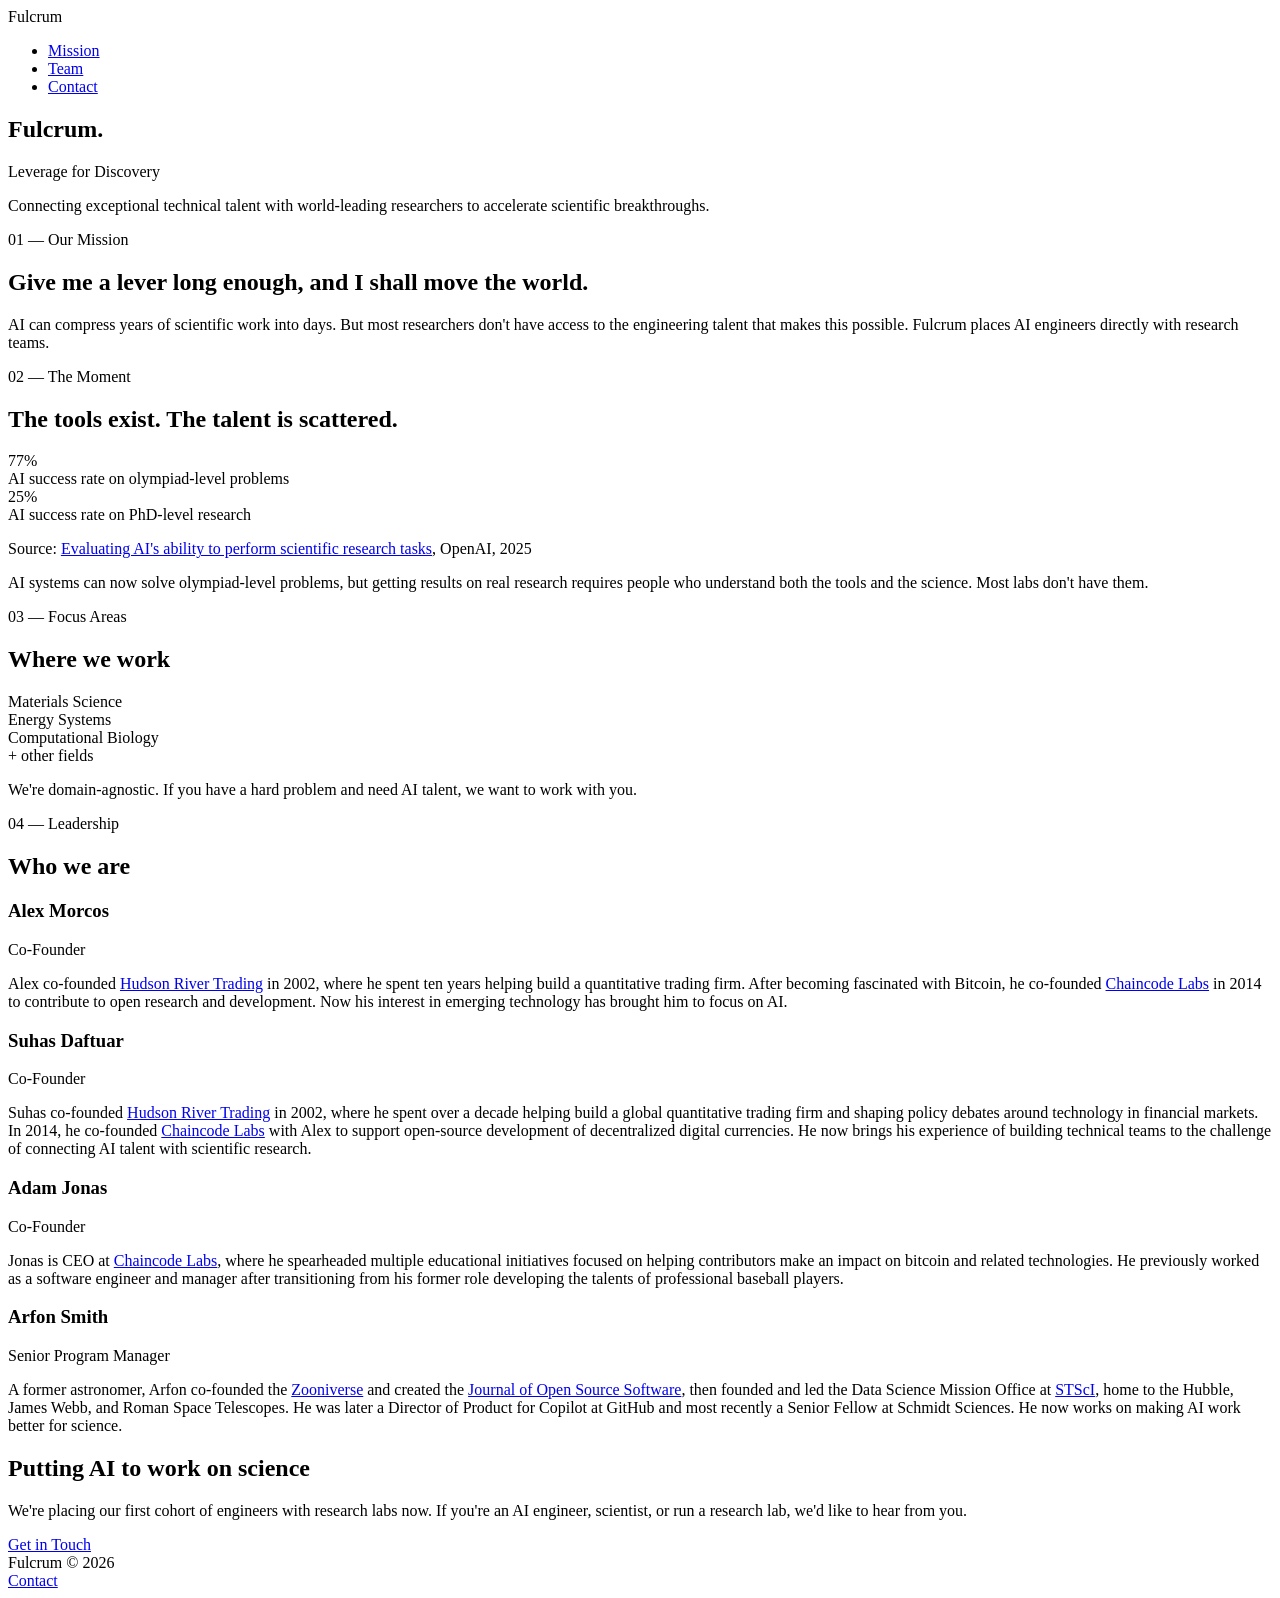
<file: index.html>
<!DOCTYPE html>
<html lang="en">
<head>
    <meta charset="UTF-8">
    <meta name="viewport" content="width=device-width, initial-scale=1.0">
    <title>Fulcrum - Leverage for Discovery</title>
    <meta name="description" content="We place AI engineers with research labs working on hard scientific problems.">

    <!-- Favicons -->
    <link rel="icon" type="image/x-icon" href="/images/favicon.ico">
    <link rel="icon" type="image/png" sizes="16x16" href="/images/favicon-16x16.png">
    <link rel="icon" type="image/png" sizes="32x32" href="/images/favicon-32x32.png">
    <link rel="apple-touch-icon" sizes="180x180" href="/images/apple-touch-icon.png">
    <link rel="icon" type="image/png" sizes="192x192" href="/images/android-chrome-192x192.png">
    <link rel="icon" type="image/png" sizes="512x512" href="/images/android-chrome-512x512.png">

    <!-- Open Graph / Facebook -->
    <meta property="og:type" content="website">
    <meta property="og:url" content="https://fulcrum.science/">
    <meta property="og:title" content="Fulcrum - Leverage for Discovery">
    <meta property="og:description" content="We place AI engineers with research labs working on hard scientific problems.">
    <meta property="og:image" content="https://fulcrum.science/images/logo.png">

    <!-- Twitter -->
    <meta property="twitter:card" content="summary_large_image">
    <meta property="twitter:url" content="https://fulcrum.science/">
    <meta property="twitter:title" content="Fulcrum - Leverage for Discovery">
    <meta property="twitter:description" content="We place AI engineers with research labs working on hard scientific problems.">
    <meta property="twitter:image" content="https://fulcrum.science/images/logo.png">

    <link rel="preconnect" href="https://fonts.googleapis.com">
    <link rel="preconnect" href="https://fonts.gstatic.com" crossorigin>
    <link href="https://fonts.googleapis.com/css2?family=Newsreader:ital,opsz,wght@0,6..72,400;0,6..72,500;0,6..72,600;1,6..72,400&family=JetBrains+Mono:wght@400;500&display=swap" rel="stylesheet">
</head>
<body>
    <nav id="nav">
        <div class="logo">Fulcrum</div>
        <ul class="nav-links">
            <li><a href="#mission">Mission</a></li>
            <li><a href="#founders">Team</a></li>
            <li><a href="mailto:hello@fulcrum.science">Contact</a></li>
        </ul>
    </nav>

    <section class="hero">
        <h1 class="hero-wordmark">Fulcrum<span>.</span></h1>
        <p class="hero-tagline">Leverage for Discovery</p>
        <p class="hero-description">
            Connecting exceptional technical talent with world-leading
            researchers to accelerate scientific breakthroughs.
        </p>
    </section>

    <section class="mission" id="mission">
        <span class="section-label">01 — Our Mission</span>
        <h2>Give me a lever long enough, and I shall move the world.</h2>
        <p class="lead-text">
            AI can compress years of scientific work into days.
            But most researchers don't have access to the engineering talent that makes this possible.
            Fulcrum places AI engineers directly with research teams.
        </p>
    </section>

    <section class="opportunity">
        <div class="opportunity-inner">
            <span class="section-label">02 — The Moment</span>
            <h2>The tools exist. The talent is scattered.</h2>

            <div class="stat-grid">
                <div class="stat">
                    <div class="stat-number">77%</div>
                    <div class="stat-label">AI success rate on olympiad-level problems</div>
                </div>
                <div class="stat">
                    <div class="stat-number">25%</div>
                    <div class="stat-label">AI success rate on PhD-level research</div>
                </div>
            </div>

            <p class="stat-source">Source: <a href="https://cdn.openai.com/pdf/2fcd284c-b468-4c21-8ee0-7a783933efcc/frontierscience-paper.pdf" target="_blank">Evaluating AI's ability to perform scientific research tasks</a>, OpenAI, 2025</p>

            <p class="lead-text lead-text-mid">
                AI systems can now solve olympiad-level problems, but getting results on real research
                requires people who understand both the tools and the science. Most labs don't have them.
            </p>
        </div>
    </section>

    <section class="domains">
        <div class="domains-inner">
            <span class="section-label">03 — Focus Areas</span>
            <h2>Where we work</h2>

            <div class="domain-list">
                <div class="domain-item">
                    <div class="domain-icon"></div>
                    <span>Materials Science</span>
                </div>
                <div class="domain-item">
                    <div class="domain-icon"></div>
                    <span>Energy Systems</span>
                </div>
                <div class="domain-item">
                    <div class="domain-icon"></div>
                    <span>Computational Biology</span>
                </div>
                <div class="domain-item domain-agnostic">
                    <span>+ other fields</span>
                </div>
            </div>

            <p class="domain-note">We're domain-agnostic. If you have a hard problem and need AI talent, we want to work with you.</p>
        </div>
    </section>

    <section class="founders" id="founders">
        <div class="founders-inner">
            <span class="section-label">04 — Leadership</span>
            <h2>Who we are</h2>
            
            <div class="founders-grid">
                <div class="founder-card">
                    <div class="founder-info">
                        <h3 class="founder-name">Alex Morcos</h3>
                        <span class="founder-role">Co-Founder</span>
                    </div>
                    <p class="founder-bio">
                        Alex co-founded <a href="https://www.hudsonrivertrading.com" target="_blank">Hudson River Trading</a> in 2002, where he spent ten years helping build a quantitative trading firm. After becoming fascinated with Bitcoin, he co-founded <a href="https://chaincode.com" target="_blank">Chaincode Labs</a> in 2014 to contribute to open research and development. Now his interest in emerging technology has brought him to focus on AI.
                    </p>
                </div>
                <div class="founder-card">
                    <div class="founder-info">
                        <h3 class="founder-name">Suhas Daftuar</h3>
                        <span class="founder-role">Co-Founder</span>
                    </div>
                    <p class="founder-bio">
                        Suhas co-founded <a href="https://www.hudsonrivertrading.com" target="_blank">Hudson River Trading</a> in 2002, where he spent over a decade helping build a global quantitative trading firm and shaping policy debates around technology in financial markets. In 2014, he co-founded <a href="https://chaincode.com" target="_blank">Chaincode Labs</a> with Alex to support open-source development of decentralized digital currencies. He now brings his experience of building technical teams to the challenge of connecting AI talent with scientific research.
                    </p>
                </div>
                <div class="founder-card">
                    <div class="founder-info">
                        <h3 class="founder-name">Adam Jonas</h3>
                        <span class="founder-role">Co-Founder</span>
                    </div>
                    <p class="founder-bio">
                        Jonas is CEO at <a href="https://chaincode.com" target="_blank">Chaincode Labs</a>, where he spearheaded multiple educational initiatives focused on helping contributors make an impact on bitcoin and related technologies. He previously worked as a software engineer and manager after transitioning from his former role developing the talents of professional baseball players.
                    </p>
                </div>
                <div class="founder-card">
                    <div class="founder-info">
                        <h3 class="founder-name">Arfon Smith</h3>
                        <span class="founder-role">Senior Program Manager</span>
                    </div>
                    <p class="founder-bio">
                        A former astronomer, Arfon co-founded the <a href="https://www.zooniverse.org/" target="_blank">Zooniverse</a> and created the <a href="http://joss.theoj.org/" target="_blank">Journal of Open Source Software</a>, then founded and led the Data Science Mission Office at <a href="http://stsci.edu/" target="_blank">STScI</a>, home to the Hubble, James Webb, and Roman Space Telescopes. He was later a Director of Product for Copilot at GitHub and most recently a Senior Fellow at Schmidt Sciences. He now works on making AI work better for science.
                    </p>
                </div>
            </div>
        </div>
    </section>

    <section class="cta">
        <h2>Putting AI to work on science</h2>
        <p>
            We're placing our first cohort of engineers with research labs now.
            If you're an AI engineer, scientist, or run a research lab, we'd like to hear from&nbsp;you.
        </p>
        <a href="mailto:hello@fulcrum.science" class="cta-button">Get in Touch</a>
    </section>

    <footer>
        <div class="footer-logo">Fulcrum © 2026</div>
        <div class="footer-links">
            <a href="mailto:hello@fulcrum.science">Contact</a>
        </div>
    </footer>

    <script type="module" src="/src/main.js"></script>
</body>
</html>
</file>
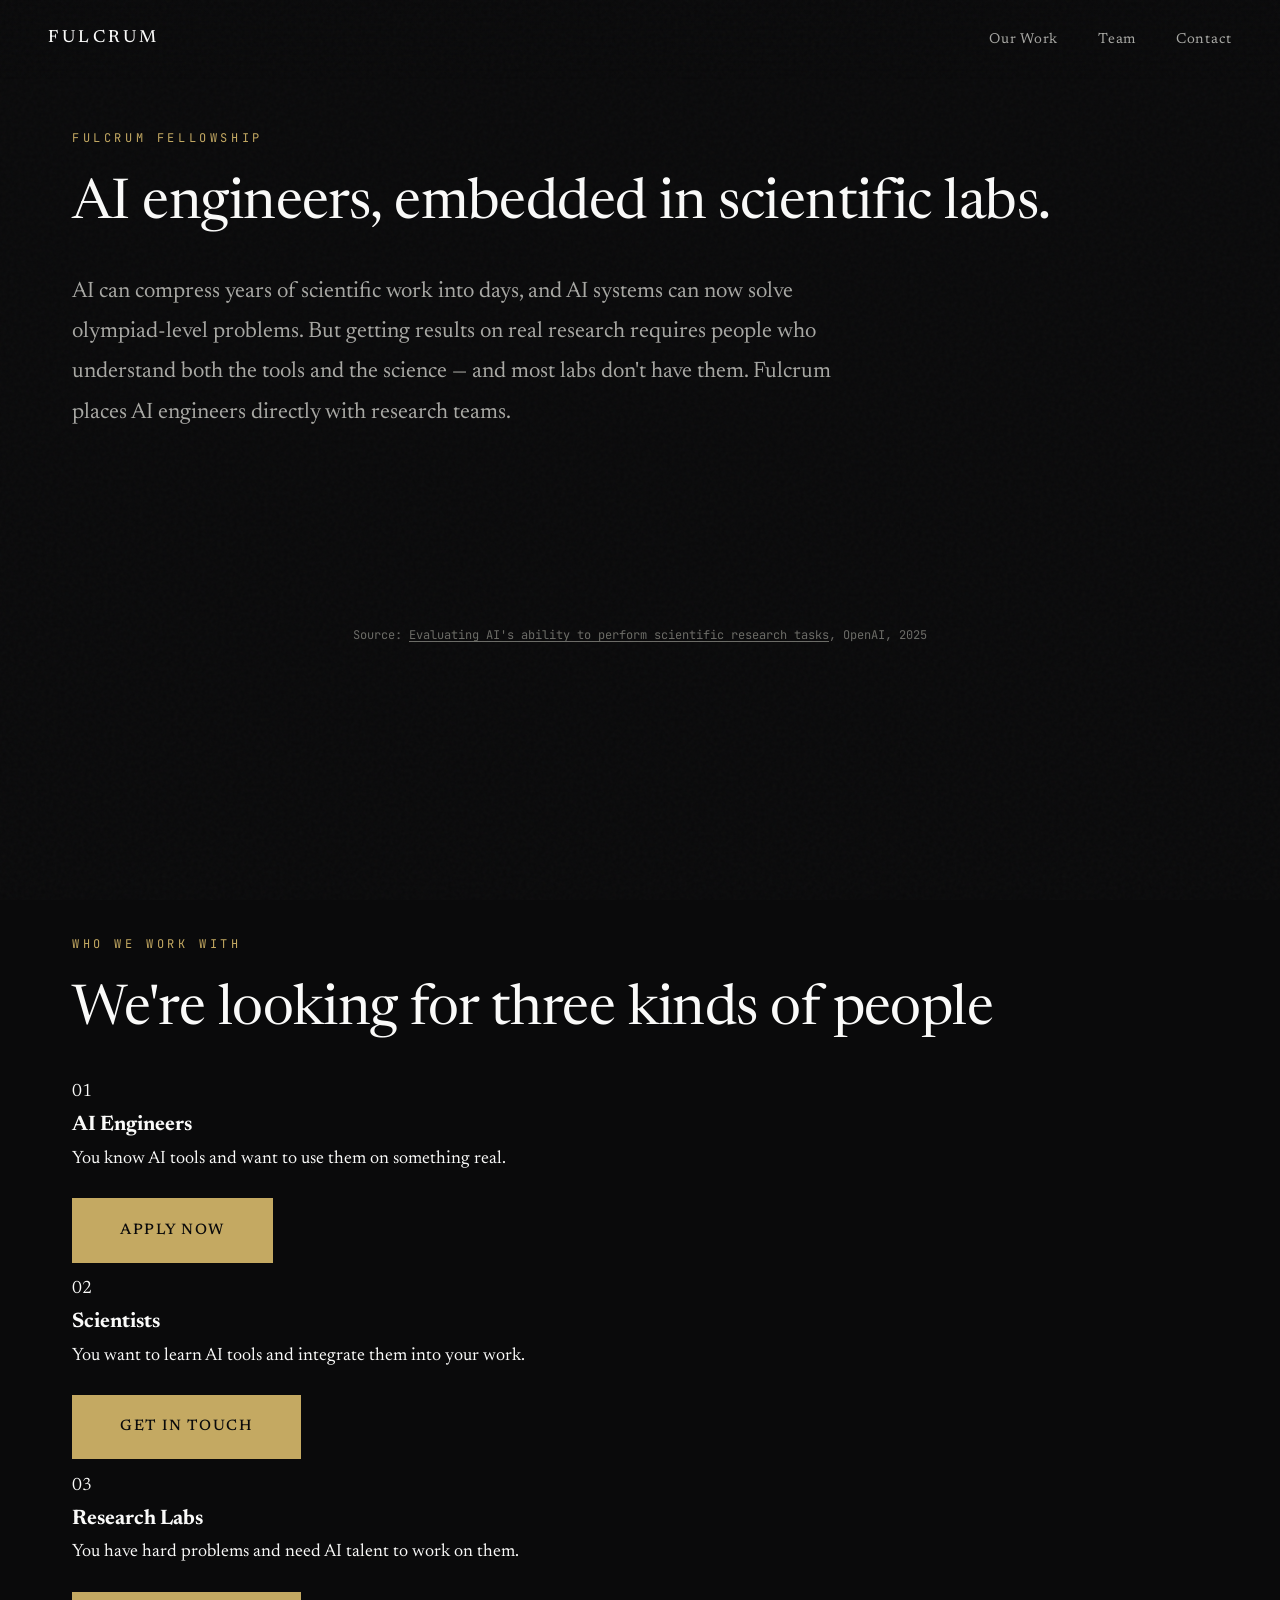
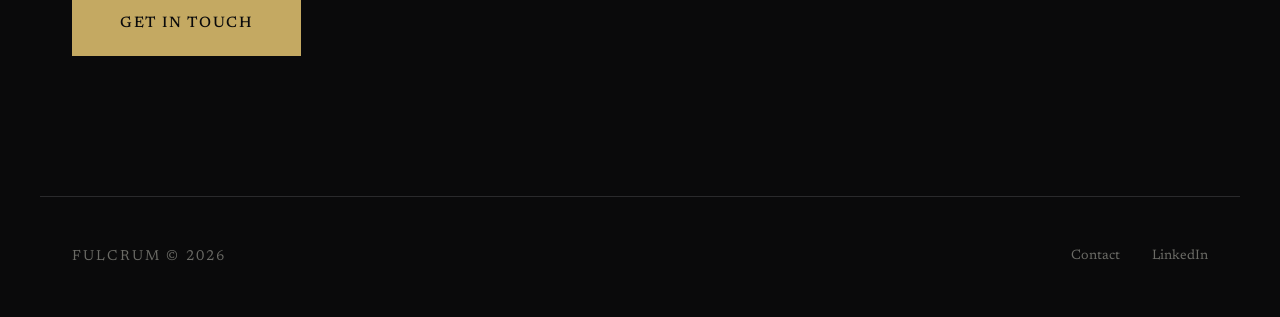
<file: fellowship/index.html>
<!DOCTYPE html>
<html lang="en">
<head>
    <meta charset="UTF-8">
    <meta name="viewport" content="width=device-width, initial-scale=1.0">
    <title>Fulcrum Fellowship</title>
    <meta name="description" content="Matching AI engineers with scientific labs that need technical expertise to move faster.">

    <link rel="icon" type="image/x-icon" href="/images/favicon.ico">
    <link rel="icon" type="image/png" sizes="16x16" href="/images/favicon-16x16.png">
    <link rel="icon" type="image/png" sizes="32x32" href="/images/favicon-32x32.png">
    <link rel="apple-touch-icon" sizes="180x180" href="/images/apple-touch-icon.png">

    <meta property="og:type" content="website">
    <meta property="og:url" content="https://fulcrum.science/fellowship/">
    <meta property="og:title" content="Fulcrum Fellowship">
    <meta property="og:description" content="Matching AI engineers with scientific labs that need technical expertise to move faster.">
    <meta property="og:image" content="https://fulcrum.science/images/logo.png">

    <link rel="preconnect" href="https://fonts.googleapis.com">
    <link rel="preconnect" href="https://fonts.gstatic.com" crossorigin>
    <link href="https://fonts.googleapis.com/css2?family=Newsreader:ital,opsz,wght@0,6..72,400;0,6..72,500;0,6..72,600;1,6..72,400&family=JetBrains+Mono:wght@400;500&display=swap" rel="stylesheet">
    <link rel="stylesheet" href="/src/styles.css">
</head>
<body>
    <nav id="nav">
        <a href="/" class="logo" style="text-decoration: none; color: inherit;">Fulcrum</a>
        <ul class="nav-links">
            <li><a href="/#work">Our Work</a></li>
            <li><a href="/#founders">Team</a></li>
            <li><a href="mailto:hello@fulcrum.science">Contact</a></li>
        </ul>
    </nav>

    <section class="mission" style="padding-top: 8rem;">
        <span class="section-label">Fulcrum Fellowship</span>
        <h2>AI engineers, embedded in scientific labs.</h2>
        <p class="lead-text">
            AI can compress years of scientific work into days, and AI systems can now
            solve olympiad-level problems. But getting results on real research requires
            people who understand both the tools and the science &mdash; and most labs
            don't have them. Fulcrum places AI engineers directly with research teams.
        </p>

        <div class="stat-grid">
            <div class="stat">
                <div class="stat-number">77%</div>
                <div class="stat-label">AI success rate on olympiad-level problems</div>
            </div>
            <div class="stat">
                <div class="stat-number">25%</div>
                <div class="stat-label">AI success rate on PhD-level research</div>
            </div>
        </div>

        <p class="stat-source">Source: <a href="https://cdn.openai.com/pdf/2fcd284c-b468-4c21-8ee0-7a783933efcc/frontierscience-paper.pdf" target="_blank">Evaluating AI's ability to perform scientific research tasks</a>, OpenAI, 2025</p>
    </section>

    <section id="who">
        <span class="section-label">Who We Work With</span>
        <h2>We're looking for three kinds of people</h2>

        <div class="model-grid">
            <div class="model-card">
                <span class="model-number">01</span>
                <h3>AI Engineers</h3>
                <p>You know AI tools and want to use them on something real.</p>
                <a href="/fellowship/apply/" class="cta-button" style="margin-top: 1.5rem; display: inline-block;">Apply Now</a>
            </div>
            <div class="model-card">
                <span class="model-number">02</span>
                <h3>Scientists</h3>
                <p>You want to learn AI tools and integrate them into your work.</p>
                <a href="mailto:hello@fulcrum.science" class="cta-button" style="margin-top: 1.5rem; display: inline-block;">Get in Touch</a>
            </div>
            <div class="model-card">
                <span class="model-number">03</span>
                <h3>Research Labs</h3>
                <p>You have hard problems and need AI talent to work on them.</p>
                <a href="mailto:hello@fulcrum.science" class="cta-button" style="margin-top: 1.5rem; display: inline-block;">Get in Touch</a>
            </div>
        </div>
    </section>

    <footer>
        <div class="footer-logo">Fulcrum &copy; 2026</div>
        <div class="footer-links">
            <a href="mailto:hello@fulcrum.science">Contact</a>
            <a href="https://www.linkedin.com/company/fulcrumscience" target="_blank">LinkedIn</a>
        </div>
    </footer>

    <script type="module" src="/src/main.js"></script>
</body>
</html>
</file>
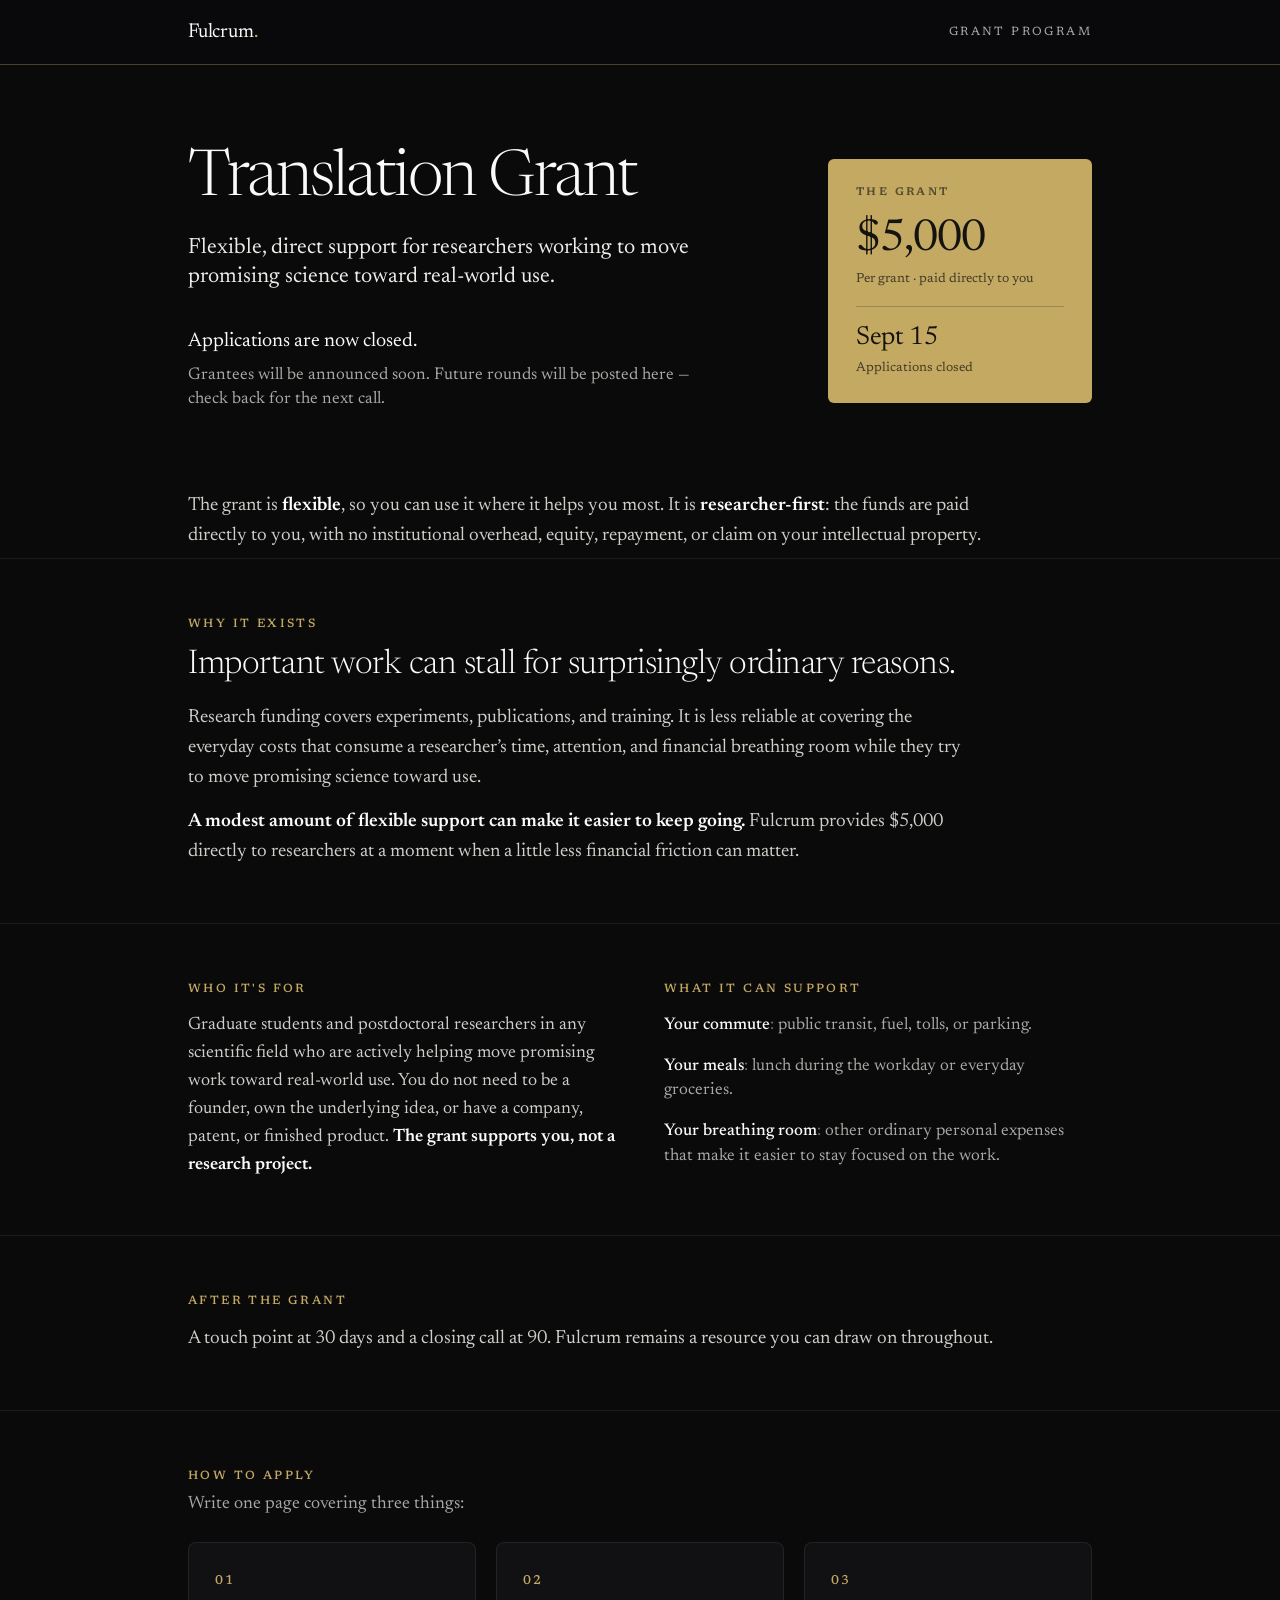
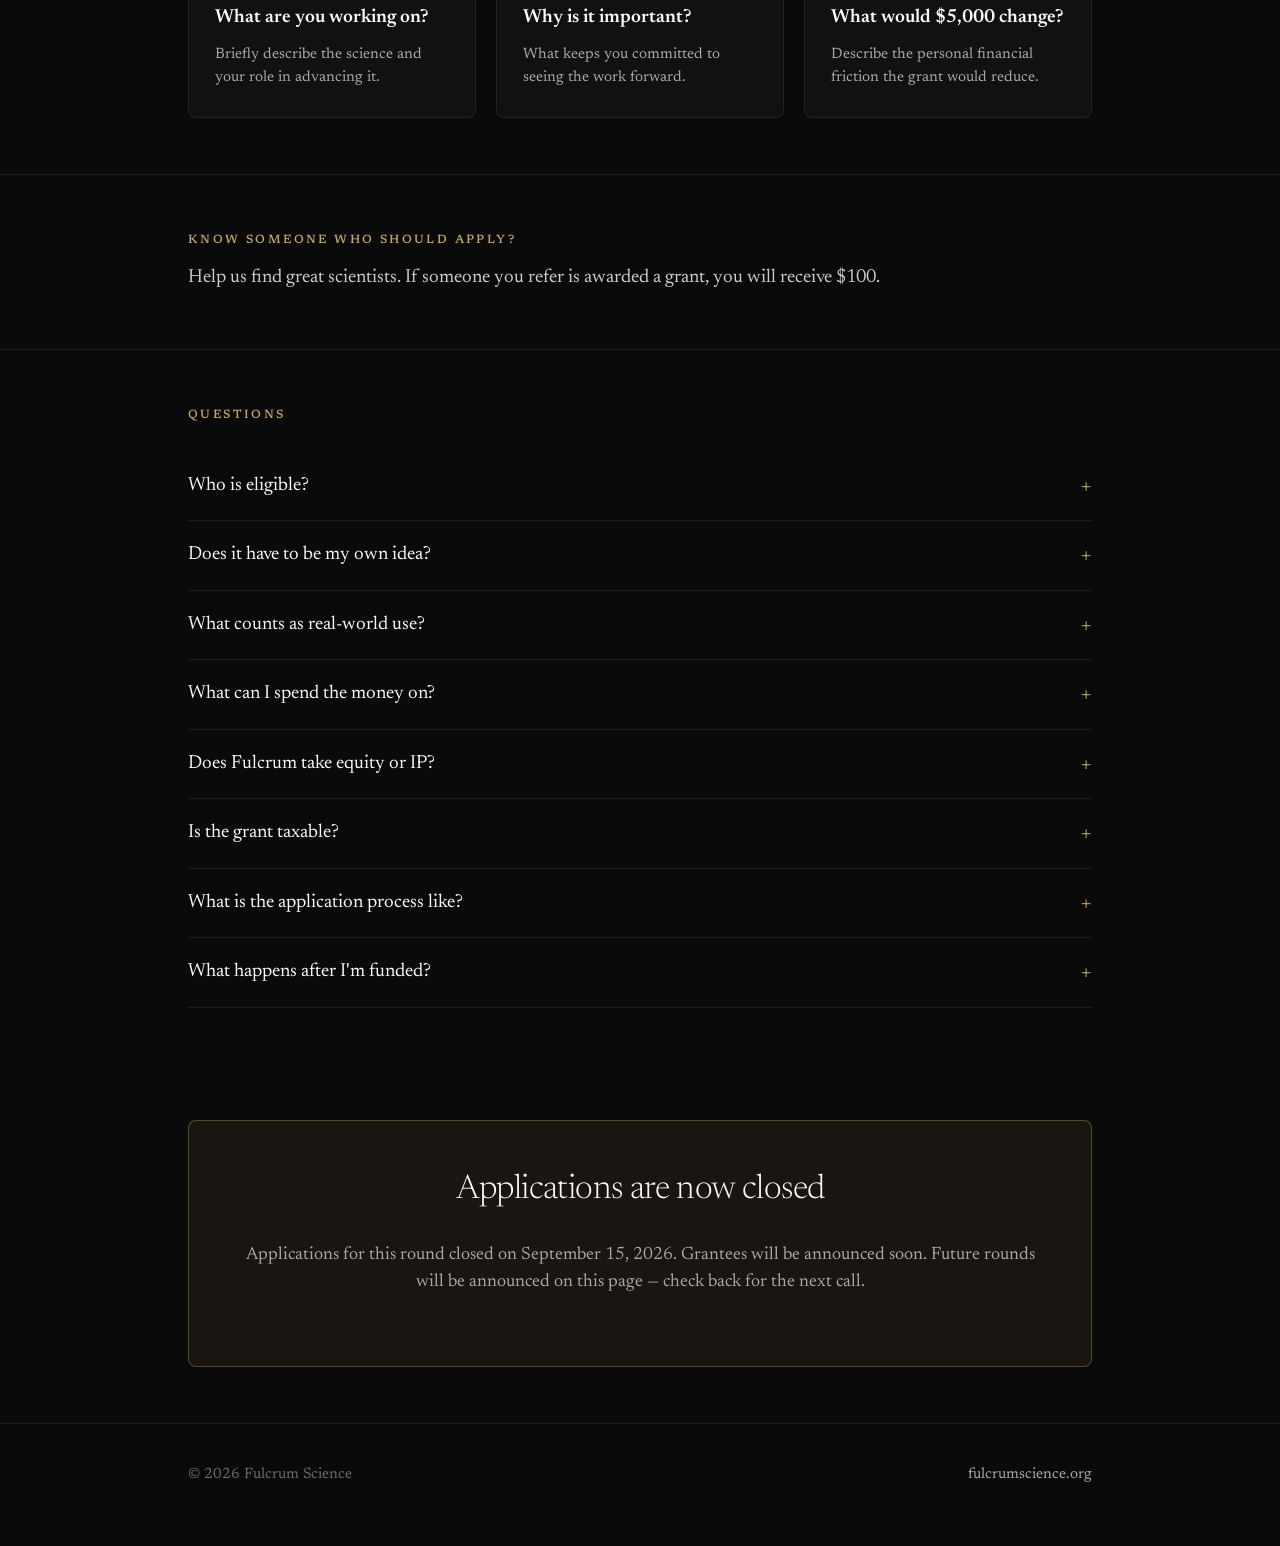
<file: grants/translation/index.html>
<!DOCTYPE html>
<html lang="en">
<head>
<meta charset="utf-8">
<meta name="viewport" content="width=device-width, initial-scale=1">
<title>Translation Grant · Fulcrum Science</title>
<meta name="description" content="The Translation Grant provides $5,000 in flexible, direct support for researchers working to move promising science toward real-world use.">
<link rel="icon" type="image/x-icon" href="/images/favicon.ico">
<link rel="icon" type="image/png" sizes="16x16" href="/images/favicon-16x16.png">
<link rel="icon" type="image/png" sizes="32x32" href="/images/favicon-32x32.png">
<link rel="apple-touch-icon" sizes="180x180" href="/images/apple-touch-icon.png">

<link rel="preconnect" href="https://fonts.googleapis.com">
<link rel="preconnect" href="https://fonts.gstatic.com" crossorigin>
<link href="https://fonts.googleapis.com/css2?family=Newsreader:ital,opsz,wght@0,6..72,300;0,6..72,400;0,6..72,500;0,6..72,600;1,6..72,400&display=swap" rel="stylesheet">

<script>
/* Applications close at midnight ET on the deadline date. This runs before paint so the
   page renders in the correct state with no flash. Fails closed if anything goes wrong.
   Preview either state with ?applications=open or ?applications=closed. */
(function(){
  var DEADLINE = Date.parse('2026-09-16T00:00:00-04:00'); /* midnight ET, night of Sept 15 */
  var state = 'closed';
  try {
    var forced = /[?&]applications=(open|closed)\b/.exec(location.search);
    state = forced ? forced[1] : (Date.now() < DEADLINE ? 'open' : 'closed');
  } catch (e) {}
  document.documentElement.className += ' applications-' + state;
})();
</script>

<style>
:root{
  --bg:#0A0A0B; --surface:#111113; --surface2:#161619;
  --text:#FAFAF9; --muted:#A8A8A4; --muted2:#6B6B66;
  --gold:#C4A962; --gold-soft:rgba(196,169,98,.34); --gold-bg:rgba(196,169,98,.08);
  --line:rgba(250,250,249,.12); --line2:rgba(250,250,249,.07);
  --maxw:960px;
}
*{box-sizing:border-box;margin:0;padding:0}
html{scroll-behavior:smooth}
body{
  background:var(--bg);color:var(--text);
  font-family:"Newsreader",Georgia,serif;
  -webkit-font-smoothing:antialiased;line-height:1.5;
}
a{color:var(--gold);text-decoration:none}
b,strong{font-weight:600}
.wrap{max-width:var(--maxw);margin:0 auto;padding:0 28px}
.label{font-size:12px;font-weight:500;letter-spacing:2.4px;text-transform:uppercase;color:var(--gold);display:block}

/* ---------- top nav ---------- */
.nav{border-bottom:1px solid var(--gold-soft);position:sticky;top:0;background:rgba(10,10,11,.82);backdrop-filter:blur(8px);z-index:10}
.nav .wrap{display:flex;justify-content:space-between;align-items:center;height:64px}
.brand{font-size:20px;letter-spacing:-.2px}
.brand .d{color:var(--gold)}
.nav .r{font-size:12px;letter-spacing:2.4px;text-transform:uppercase;color:var(--muted)}

/* ---------- hero ---------- */
.hero{padding:84px 0 64px}
.herowrap{display:flex;justify-content:space-between;align-items:center;gap:48px}
.heroL{flex:1;min-width:0}
h1{font-size:64px;font-weight:300;line-height:.98;letter-spacing:-2px}
.tag{margin-top:22px;font-size:22px;line-height:1.32;max-width:520px;color:#ededea}
.cta-row{margin-top:34px;display:flex;gap:14px;flex-wrap:wrap}
.btn{display:inline-block;padding:14px 26px;border-radius:4px;font-size:16px;letter-spacing:.2px;transition:.15s}
.btn-primary{background:var(--gold);color:#141310;font-weight:500}
.btn-primary:hover{filter:brightness(1.07)}
.btn-ghost{border:1px solid var(--gold-soft);color:var(--gold)}
.btn-ghost:hover{background:var(--gold-bg)}

/* ---------- application open/closed states ---------- */
.when-open,.when-closed{display:none}
.applications-open .when-open{display:block}
.applications-open .when-open.d-flex{display:flex}
.applications-open .when-open.d-inline{display:inline}
.applications-closed .when-closed{display:block}
.closed-note{margin-top:34px;max-width:520px}
.closed-note .closed-head{font-size:20px;color:var(--text)}
.closed-note .closed-sub{margin-top:8px;font-size:17px;line-height:1.45;color:var(--muted)}

/* grant fact card */
.herocard{width:264px;flex-shrink:0;background:var(--gold);border-radius:6px;padding:26px 28px;color:#141310}
.herocard .clbl{font-size:11px;font-weight:600;letter-spacing:2.4px;text-transform:uppercase;color:rgba(20,19,16,.62);margin-bottom:16px}
.herocard .amt{font-size:44px;line-height:1;letter-spacing:-1px}
.herocard .roll{font-size:26px;line-height:1;letter-spacing:-.4px}
.herocard .amtsub{font-size:13px;color:rgba(20,19,16,.72);margin-top:9px;line-height:1.3}
.herocard .rule{height:1px;background:rgba(20,19,16,.22);margin:18px 0}

/* ---------- lead ---------- */
.lead{font-size:19px;line-height:1.55;color:#cfcfca;max-width:800px;padding:14px 0 8px}
.lead b{color:#fff}

/* ---------- section scaffold ---------- */
section{padding:56px 0;border-top:1px solid var(--line2)}
.section-h{margin-bottom:28px}
.section-title{font-size:34px;font-weight:300;line-height:1.15;letter-spacing:-.5px;margin-top:13px;max-width:none}

/* why it exists */
.why-copy{font-size:19px;color:#cfcfca;line-height:1.58;max-width:790px;margin-top:18px}
.why-copy + .why-copy{margin-top:14px}
.why-copy b{color:var(--text)}

/* two-column: who / what */
.mid{display:grid;grid-template-columns:1fr 1fr;gap:48px}
.col p.txt{font-size:18px;line-height:1.55;color:#cfcfca;margin-top:14px}
.col p.txt b{color:var(--text)}
.uses{list-style:none;display:grid;gap:16px;margin-top:16px}
.uses li{font-size:17px;line-height:1.45;color:var(--muted)}
.uses li b{color:var(--text);font-weight:500}
.uses li b::after{content:": ";color:var(--muted2);font-weight:400}

/* after the grant */
.aftertxt{font-size:19px;color:#cfcfca;line-height:1.55;max-width:820px;margin-top:14px}

/* how to apply */
.applylead{font-size:18px;color:var(--muted);margin:6px 0 0}
#how .section-h{margin-bottom:24px}
.ask3{display:grid;grid-template-columns:repeat(3,1fr);gap:20px;margin-top:0;align-items:start}
.ask3 .it{background:var(--surface);border:1px solid var(--line2);border-radius:8px;padding:28px 26px;display:flex;flex-direction:column}
.ask3 .it .num{color:var(--gold);font-size:13px;font-weight:500;letter-spacing:1.5px}
.ask3 .it b{display:block;font-size:19px;line-height:1.28;color:var(--text);font-weight:600;margin-top:16px}
.ask3 .it p{font-size:15px;line-height:1.55;color:var(--muted);margin-top:12px}

/* FAQ */
.faq{display:grid;gap:0}
.faq details{border-bottom:1px solid var(--line2)}
.faq summary{list-style:none;cursor:pointer;padding:20px 0;font-size:19px;color:var(--text);display:flex;justify-content:space-between;align-items:center;gap:20px}
.faq summary::-webkit-details-marker{display:none}
.faq summary::after{content:"+";color:var(--gold);font-size:24px;line-height:1}
.faq details[open] summary::after{content:"–"}
.faq p{font-size:17px;color:var(--muted);line-height:1.6;padding:0 0 22px;max-width:760px}

/* closing CTA band */
.cta-band{background:var(--gold-bg);border:1px solid var(--gold-soft);border-radius:8px;padding:44px;text-align:center;margin:56px 0}
.cta-band h2{font-size:34px;font-weight:300;letter-spacing:-.6px;margin-bottom:26px}
.cta-band p{color:var(--muted);font-size:18px;margin:14px 0 26px}

footer{border-top:1px solid var(--line2);padding:40px 0 60px;color:var(--muted2);font-size:15px}
footer .wrap{display:flex;justify-content:space-between;gap:20px;flex-wrap:wrap}
footer a{color:var(--muted)}

@media(max-width:720px){
  h1{font-size:46px}
  .hero{padding:56px 0 44px}
  .herowrap{flex-direction:column;align-items:stretch;gap:36px}
  .herocard{width:100%}
  .mid{grid-template-columns:1fr;gap:36px}
  .ask3{grid-template-columns:1fr}
  .cta-band{padding:32px 22px}
}
</style>
</head>

<body>
<header class="nav">
  <div class="wrap">
    <a class="brand" href="/" style="text-decoration:none;color:inherit">Fulcrum<span class="d">.</span></a>
    <div class="r">Grant Program</div>
  </div>
</header>

<div class="wrap">
  <div class="hero">
    <div class="herowrap">
      <div class="heroL">
        <h1>Translation Grant</h1>
        <p class="tag">Flexible, direct support for researchers working to move promising science toward real-world use.</p>
        <div class="cta-row when-open d-flex">
          <a class="btn btn-primary" href="https://form.typeform.com/to/FKvPLC6y" target="_blank" rel="noopener">Apply now</a>
        </div>
        <div class="closed-note when-closed">
          <p class="closed-head">Applications are now closed.</p>
          <p class="closed-sub">Grantees will be announced soon. Future rounds will be posted here &mdash; check back for the next call.</p>
        </div>
      </div>
      <div class="herocard">
        <div class="clbl">The grant</div>
        <div class="amt">$5,000</div>
        <div class="amtsub">Per grant · paid directly to you</div>
        <div class="rule"></div>
        <div class="roll">Sept 15</div>
        <div class="amtsub when-open">Application deadline</div>
        <div class="amtsub when-closed">Applications closed</div>
      </div>
    </div>
  </div>
</div>

<div class="wrap">
  <p class="lead">The grant is <b>flexible</b>, so you can use it where it helps you most. It is <b>researcher-first</b>: the funds are paid directly to you, with no institutional overhead, equity, repayment, or claim on your intellectual property.</p>
</div>

<section>
  <div class="wrap">
    <span class="label">Why it exists</span>
    <h2 class="section-title">Important work can stall for surprisingly ordinary reasons.</h2>
    <p class="why-copy">Research funding covers experiments, publications, and training. It is less reliable at covering the everyday costs that consume a researcher’s time, attention, and financial breathing room while they try to move promising science toward use.</p>
    <p class="why-copy"><b>A modest amount of flexible support can make it easier to keep going.</b> Fulcrum provides $5,000 directly to researchers at a moment when a little less financial friction can matter.</p>
  </div>
</section>

<section>
  <div class="wrap mid">
    <div class="col">
      <span class="label">Who it's for</span>
      <p class="txt">Graduate students and postdoctoral researchers in any scientific field who are actively helping move promising work toward real-world use. You do not need to be a founder, own the underlying idea, or have a company, patent, or finished product. <b>The grant supports you, not a research project.</b></p>
    </div>
    <div class="col">
      <span class="label">What it can support</span>
      <ul class="uses">
        <li><b>Your commute</b>public transit, fuel, tolls, or parking.</li>
        <li><b>Your meals</b>lunch during the workday or everyday groceries.</li>
        <li><b>Your breathing room</b>other ordinary personal expenses that make it easier to stay focused on the work.</li>
      </ul>
    </div>
  </div>
</section>

<section>
  <div class="wrap">
    <span class="label">After the grant</span>
    <p class="aftertxt">A touch point at 30 days and a closing call at 90. Fulcrum remains a resource you can draw on throughout.</p>
  </div>
</section>

<section id="how">
  <div class="wrap">
    <div class="section-h">
      <span class="label">How to apply</span>
      <p class="applylead">Write one page covering three things:</p>
    </div>

    <div class="ask3">
      <div class="it">
        <span class="num">01</span>
        <b>What are you working on?</b>
        <p>Briefly describe the science and your role in advancing it.</p>
      </div>
      <div class="it">
        <span class="num">02</span>
        <b>Why is it important?</b>
        <p>What keeps you committed to seeing the work forward.</p>
      </div>
      <div class="it">
        <span class="num">03</span>
        <b>What would $5,000 change?</b>
        <p>Describe the personal financial friction the grant would reduce.</p>
      </div>
    </div>
  </div>
</section>

<section>
  <div class="wrap">
    <span class="label">Know someone who should apply?</span>
    <p class="aftertxt">Help us find great scientists. If someone you refer is awarded a grant, you will receive $100.</p>
  </div>
</section>

<section>
  <div class="wrap">
    <div class="section-h"><span class="label">Questions</span></div>
    <div class="faq">
      <details>
        <summary>Who is eligible?</summary>
        <p>Graduate students and postdoctoral researchers in any scientific field who are actively contributing to work with a plausible path to real-world benefit. We focus on the work, your role in it, and what the support would change for you, not your title, pedigree, or institution.</p>
      </details>

      <details>
        <summary>Does it have to be my own idea?</summary>
        <p>No. Science is collaborative. You may be working within a laboratory, institution, or larger team. You do not need to be the sole inventor or project lead, but you should have a substantive role in helping move the work forward.</p>
      </details>

      <details>
        <summary>What counts as real-world use?</summary>
        <p>Real-world use can include clinical benefit, public policy, a useful research tool, deployed technology, an open resource, a nonprofit or community intervention, a product, or a mission-driven company. You do not need to have selected a final pathway.</p>
      </details>

      <details>
        <summary>What can I spend the money on?</summary>
        <p>The grant is for personal expenses such as commuting, meals, groceries, and other ordinary living costs. Use it where it will create the most breathing room for you. Fulcrum does not require receipts or a formal personal budget.</p>
      </details>

      <details>
        <summary>Does Fulcrum take equity or IP?</summary>
        <p>No. The $5,000 requires no repayment. Fulcrum takes no equity and makes no claim on your intellectual property. Receiving the grant does not require you to form a company, enter another Fulcrum program, or accept future investment.</p>
      </details>

      <details>
        <summary>Is the grant taxable?</summary>
        <p>Tax treatment and any required withholding depend on your tax residency, immigration status, and individual circumstances. Fulcrum will collect the documentation needed to follow applicable reporting and withholding rules. Recipients are responsible for obtaining their own tax advice.</p>
      </details>

      <details>
        <summary>What is the application process like?</summary>
        <p>Submit one page covering what you are working on, why it matters to you, and what $5,000 would change for you. Shortlisted applicants will be invited to a conversation with Fulcrum before final decisions are made.</p>
      </details>

      <details>
        <summary>What happens after I'm funded?</summary>
        <p>You'll have a check-in call at 30 days and 90 days. We'll also ask for a written progress statement at the 90 day point. Fulcrum remains available as a resource throughout.</p>
      </details>
    </div>
  </div>
</section>

<div class="wrap" id="apply">
  <div class="cta-band">
    <div class="when-open">
      <h2>Apply Now</h2>
      <a class="btn btn-primary" href="https://form.typeform.com/to/FKvPLC6y" target="_blank" rel="noopener">Start your application</a>
    </div>
    <div class="when-closed">
      <h2>Applications are now closed</h2>
      <p>Applications for this round closed on September 15, 2026. Grantees will be announced soon. Future rounds will be announced on this page &mdash; check back for the next call.</p>
    </div>
  </div>
</div>

<footer>
  <div class="wrap">
    <div>© <span id="yr"></span> Fulcrum Science</div>
    <div><a href="https://fulcrumscience.org">fulcrumscience.org</a><span class="when-open d-inline"> · <a href="https://form.typeform.com/to/FKvPLC6y" target="_blank" rel="noopener">Apply</a></span></div>
  </div>
</footer>

<script>
  document.getElementById('yr').textContent = new Date().getFullYear();
</script>
</body>
</html>
</file>
<file: src/styles.css>
:root {
  --bg-primary: #0a0a0b;
  --bg-secondary: #111113;
  --text-primary: #fafaf9;
  --text-secondary: #a8a8a4;
  --text-muted: #6b6b66;
  --accent: #c4a962;
  --accent-dim: #9a8550;
  --border: #2a2a2c;
  --gradient-start: #0a0a0b;
  --gradient-end: #141416;
}

* {
  margin: 0;
  padding: 0;
  box-sizing: border-box;
}

html {
  scroll-behavior: smooth;
}

body {
  font-family: 'Newsreader', Georgia, serif;
  background: var(--bg-primary);
  color: var(--text-primary);
  line-height: 1.7;
  font-size: 18px;
  overflow-x: hidden;
}

::selection {
  background: var(--accent);
  color: var(--bg-primary);
}

/* Navigation */
nav {
  position: fixed;
  top: 0;
  left: 0;
  right: 0;
  z-index: 100;
  padding: 1.5rem 3rem;
  display: flex;
  justify-content: space-between;
  align-items: center;
  background: linear-gradient(to bottom, var(--bg-primary) 0%, transparent 100%);
  transition: background 0.3s ease;
}

nav.scrolled {
  background: rgba(10, 10, 11, 0.95);
  backdrop-filter: blur(10px);
}

.logo {
  font-size: 1.1rem;
  letter-spacing: 0.2em;
  text-transform: uppercase;
  font-weight: 500;
  color: var(--text-primary);
}

.nav-links {
  display: flex;
  gap: 2.5rem;
  list-style: none;
}

.nav-links a {
  color: var(--text-secondary);
  text-decoration: none;
  font-size: 0.9rem;
  transition: color 0.3s ease;
  letter-spacing: 0.05em;
}

.nav-links a:hover {
  color: var(--accent);
}

/* Hero Section */
.hero {
  min-height: 100vh;
  display: flex;
  flex-direction: column;
  justify-content: center;
  align-items: center;
  text-align: center;
  padding: 8rem 2rem 4rem;
  position: relative;
  overflow: hidden;
}

.hero::before {
  content: '';
  position: absolute;
  top: 0;
  left: 0;
  right: 0;
  bottom: 0;
  background: 
    radial-gradient(ellipse 80% 50% at 50% -20%, rgba(196, 169, 98, 0.08) 0%, transparent 50%),
    radial-gradient(ellipse 60% 40% at 50% 100%, rgba(196, 169, 98, 0.05) 0%, transparent 50%);
  pointer-events: none;
}

.hero-wordmark {
  font-size: clamp(3rem, 10vw, 7rem);
  font-weight: 400;
  letter-spacing: -0.02em;
  margin-bottom: 0.5rem;
  opacity: 0;
  animation: fadeInUp 1s ease forwards;
  animation-delay: 0.2s;
}

.hero-wordmark span {
  color: var(--accent);
}

.hero-tagline {
  font-size: clamp(1.5rem, 4vw, 2.5rem);
  font-weight: 400;
  color: var(--text-secondary);
  letter-spacing: 0.1em;
  text-transform: uppercase;
  margin-bottom: 3rem;
  opacity: 0;
  animation: fadeInUp 1s ease forwards;
  animation-delay: 0.4s;
}

.hero-description {
  max-width: 700px;
  font-size: 1.25rem;
  color: var(--text-secondary);
  line-height: 1.8;
  opacity: 0;
  animation: fadeInUp 1s ease forwards;
  animation-delay: 0.6s;
}

/* Sections */
section {
  padding: 8rem 2rem;
  max-width: 1200px;
  margin: 0 auto;
}

.section-label {
  font-family: 'JetBrains Mono', monospace;
  font-size: 0.75rem;
  letter-spacing: 0.3em;
  text-transform: uppercase;
  color: var(--accent);
  margin-bottom: 1.5rem;
  display: block;
}

h2 {
  font-size: clamp(2rem, 5vw, 3.5rem);
  font-weight: 400;
  line-height: 1.2;
  margin-bottom: 2rem;
  letter-spacing: -0.01em;
}

.lead-text {
  font-size: 1.4rem;
  color: var(--text-secondary);
  line-height: 1.8;
  max-width: 800px;
}

.lead-text-mid {
  max-width: 1000px;
}
/* Mission Section */
.mission {
  position: relative;
}

.mission-grid {
  display: grid;
  grid-template-columns: repeat(auto-fit, minmax(300px, 1fr));
  gap: 3rem;
  margin-top: 4rem;
}

.mission-item {
  padding: 2rem 0;
  border-top: 1px solid var(--border);
  opacity: 0;
  transform: translateY(30px);
  transition: all 0.8s ease;
}

.mission-item.visible {
  opacity: 1;
  transform: translateY(0);
}

.mission-item h3 {
  font-size: 1.5rem;
  font-weight: 400;
  margin-bottom: 1rem;
  color: var(--text-primary);
}

.mission-item p {
  color: var(--text-secondary);
  line-height: 1.8;
}

/* Problem/Opportunity Section */
.opportunity {
  background: var(--bg-secondary);
  margin: 0;
  max-width: none;
  padding: 8rem 2rem;
}

.opportunity-inner {
  max-width: 1200px;
  margin: 0 auto;
}

.stat-grid {
  display: flex;
  justify-content: center;
  gap: 6rem;
  margin: 2.5rem 0 1.5rem;
  text-align: center;
}

.stat {
  padding: 1rem;
  opacity: 0;
  transform: scale(0.9);
  transition: all 0.6s ease;
}

.stat.visible {
  opacity: 1;
  transform: scale(1);
}

.stat-number {
  font-size: 4rem;
  font-weight: 600;
  color: var(--accent);
  line-height: 1;
  margin-bottom: 0.5rem;
}

.stat-label {
  font-size: 0.9rem;
  color: var(--text-secondary);
  letter-spacing: 0.05em;
}

.stat-source {
  text-align: center;
  font-family: 'JetBrains Mono', monospace;
  font-size: 0.75rem;
  color: var(--text-muted);
  margin-bottom: 2rem;
}

.stat-source a {
  color: var(--text-muted);
  text-decoration: underline;
  text-underline-offset: 2px;
  transition: color 0.3s ease;
}

.stat-source a:hover {
  color: var(--accent);
}

.quote-attr a {
  color: var(--text-muted);
  text-decoration: underline;
  text-underline-offset: 2px;
  transition: color 0.3s ease;
}

.quote-attr a:hover {
  color: var(--accent);
}

.quote-block {
  border-left: 2px solid var(--accent);
  padding-left: 2rem;
  margin: 3rem 0;
  font-style: italic;
  font-size: 1.4rem;
  color: var(--text-secondary);
  line-height: 1.7;
}

.quote-attr {
  font-style: normal;
  font-size: 0.9rem;
  color: var(--text-muted);
  margin-top: 1rem;
  display: block;
}

/* Domains Section */
.domains {
  background: linear-gradient(135deg, var(--bg-primary) 0%, var(--bg-secondary) 100%);
  margin: 0;
  max-width: none;
  padding: 8rem 2rem;
}

.domains-inner {
  max-width: 1200px;
  margin: 0 auto;
}

.domain-list {
  display: flex;
  flex-wrap: wrap;
  gap: 1rem;
  margin-top: 3rem;
}

.domain-item {
  flex: 1 1 200px;
  max-width: 280px;
  padding: 1.5rem 2rem;
  border: 1px solid var(--accent);
  background: rgba(17, 17, 19, 0.5);
  display: flex;
  align-items: center;
  gap: 1rem;
  transition: all 0.3s ease;
  opacity: 0;
  transform: translateX(-20px);
}

.domain-item.visible {
  opacity: 1;
  transform: translateX(0);
}

.domain-item:hover {
  background: rgba(196, 169, 98, 0.1);
}

.domain-icon {
  width: 8px;
  height: 8px;
  background: var(--accent);
  border-radius: 50%;
  flex-shrink: 0;
}

.domain-item span {
  font-size: 1.1rem;
  color: var(--text-primary);
}

.domain-item.domain-agnostic {
  background: transparent;
  border: 1px dashed var(--border);
  justify-content: center;
  flex: 0 1 auto;
  max-width: none;
}

.domain-item.domain-agnostic:hover {
  border-color: var(--text-muted);
  background: transparent;
}

.domain-item.domain-agnostic span {
  color: var(--text-muted);
  font-size: 1rem;
}

.domain-note {
  margin-top: 2rem;
  color: var(--text-secondary);
  font-size: 1.1rem;
}

/* Founders Section */
.founders {
  padding: 8rem 2rem;
}

.founders-inner {
  max-width: 1200px;
  margin: 0 auto;
}

.founders-grid {
  display: flex;
  flex-direction: column;
  gap: 2.5rem;
  margin-top: 4rem;
}

.founder-card {
  display: grid;
  grid-template-columns: 250px 1fr;
  gap: 3rem;
  padding-bottom: 2.5rem;
  border-bottom: 1px solid var(--border);
  opacity: 0;
  transform: translateY(30px);
  transition: all 0.8s ease;
}

.founder-card:last-child {
  border-bottom: none;
  padding-bottom: 0;
}

.founder-card.visible {
  opacity: 1;
  transform: translateY(0);
}

.founder-info {
  display: flex;
  flex-direction: column;
}

.founder-name {
  font-size: 1.75rem;
  font-weight: 400;
  margin-bottom: 0.5rem;
}

.founder-role {
  font-family: 'JetBrains Mono', monospace;
  font-size: 0.75rem;
  letter-spacing: 0.15em;
  text-transform: uppercase;
  color: var(--accent);
}

.founder-bio {
  color: var(--text-secondary);
  line-height: 1.8;
}

.founder-bio a {
  color: var(--text-secondary);
  text-decoration: underline;
  text-underline-offset: 2px;
  transition: color 0.3s ease;
}

.founder-bio a:hover {
  color: var(--text-primary);
}

/* CTA Section */
.cta {
  text-align: center;
  padding: 10rem 2rem;
  position: relative;
  overflow: hidden;
}

.cta::before {
  content: '';
  position: absolute;
  top: 0;
  left: 0;
  right: 0;
  bottom: 0;
  background: 
    radial-gradient(ellipse 80% 60% at 50% 50%, rgba(196, 169, 98, 0.06) 0%, transparent 50%);
  pointer-events: none;
}

.cta h2 {
  font-size: clamp(2.5rem, 6vw, 4rem);
  margin-bottom: 1.5rem;
}

.cta p {
  font-size: 1.3rem;
  color: var(--text-secondary);
  max-width: 600px;
  margin: 0 auto 3rem;
}

.cta-button {
  display: inline-block;
  padding: 1.2rem 3rem;
  background: var(--accent);
  color: var(--bg-primary);
  text-decoration: none;
  font-size: 0.95rem;
  letter-spacing: 0.1em;
  text-transform: uppercase;
  font-weight: 500;
  transition: all 0.3s ease;
  position: relative;
  overflow: hidden;
}

.cta-button:hover {
  background: var(--text-primary);
  transform: translateY(-2px);
}

/* Footer */
footer {
  padding: 3rem 2rem;
  border-top: 1px solid var(--border);
  display: flex;
  justify-content: space-between;
  align-items: center;
  max-width: 1200px;
  margin: 0 auto;
}

.footer-logo {
  font-size: 0.9rem;
  letter-spacing: 0.15em;
  text-transform: uppercase;
  color: var(--text-muted);
}

.footer-links {
  display: flex;
  gap: 2rem;
}

.footer-links a {
  color: var(--text-muted);
  text-decoration: none;
  font-size: 0.85rem;
  transition: color 0.3s ease;
}

.footer-links a:hover {
  color: var(--accent);
}

/* Animations */
@keyframes fadeInUp {
  from {
    opacity: 0;
    transform: translateY(30px);
  }
  to {
    opacity: 1;
    transform: translateY(0);
  }
}

@keyframes fadeIn {
  from { opacity: 0; }
  to { opacity: 1; }
}

/* Responsive */
@media (max-width: 900px) {
  nav {
    padding: 1rem 1.5rem;
  }

  .nav-links {
    display: none;
  }

  .stat-grid {
    flex-direction: column;
    gap: 2rem;
  }

  .founder-card {
    grid-template-columns: 1fr;
    gap: 1rem;
  }

  footer {
    flex-direction: column;
    gap: 1.5rem;
    text-align: center;
  }
}

/* Subtle grain overlay */
body::after {
  content: '';
  position: fixed;
  top: 0;
  left: 0;
  right: 0;
  bottom: 0;
  background-image: url("data:image/svg+xml,%3Csvg viewBox='0 0 256 256' xmlns='http://www.w3.org/2000/svg'%3E%3Cfilter id='noise'%3E%3CfeTurbulence type='fractalNoise' baseFrequency='0.9' numOctaves='4' stitchTiles='stitch'/%3E%3C/filter%3E%3Crect width='100%25' height='100%25' filter='url(%23noise)'/%3E%3C/svg%3E");
  opacity: 0.03;
  pointer-events: none;
  z-index: 1000;
}
</file>
